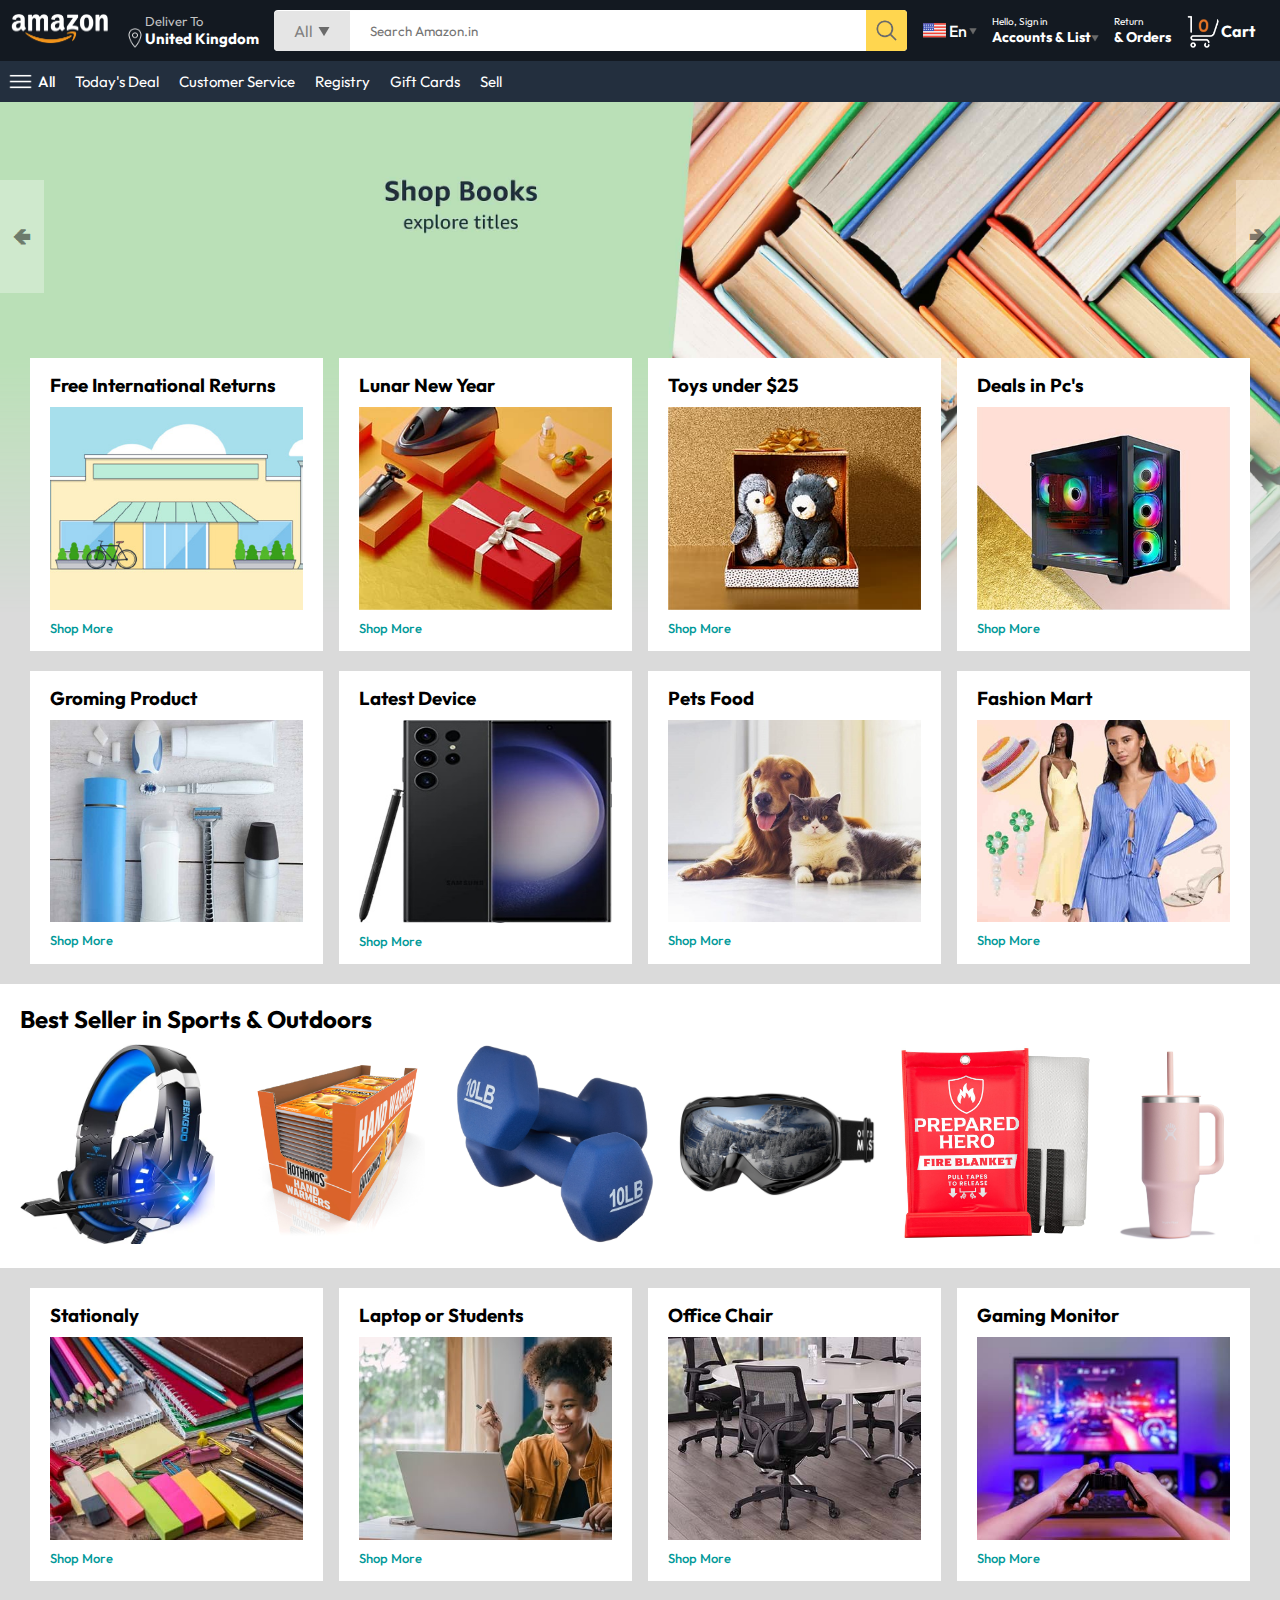
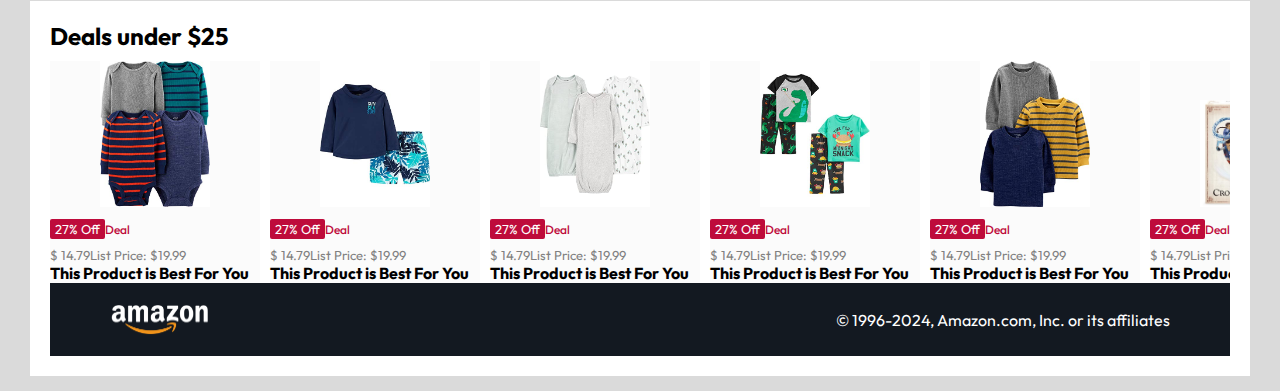
<file: index.html>
<!DOCTYPE html>
<html lang="en">

<head>
    <meta charset="UTF-8">
    <meta name="viewport" content="width=device-width, initial-scale=1.0">
    <title>Online Shopping site in India: Shop Online for Mobiles, Books, Watches, Shoes and More - Amazon.in</title>
    <link rel="stylesheet" href="/style.css">
</head>

<body>
    <nav>
        <a href="/">
            <img src="./assets/amazon_logo.png" alt="Amazone logo" width="100">
        </a>
        <div class="nav-country">
            <img src="./assets/location_icon.png" height="20" alt="location image">
            <div>
                <p>Deliver To</p>
                <h1>United Kingdom</h1>
            </div>
        </div>
        <div class="nav-search">
            <div class="nav-search-category">
                <p>All</p>
                <img src="/assets/dropdown_icon.png" alt="dropdown image" height="12">

            </div>
            <input type="text" class="nav-search-input" placeholder="Search Amazon.in">
            <img src="assets/search_icon.png" alt="seach-icon" class="nav-search-icon">
        </div>
        <div class="nav-language">
            <img src="/assets/us_flag.png" alt="" width="25px">
            <p>En</p>
            <img src="assets/dropdown_icon.png" width="8px" alt="">
        </div>
        <div class="nav-text">
            <p>Hello, Sign in </p>
            <h1>Accounts & List<img src="/assets/dropdown_icon.png" width="8px" </h1>
        </div>
        <div class="nav-text">
            <p>Return </p>
            <h1>& Orders</h1>
        </div>
        <a href="/signin.html" class="mobile-user-icon" style="display: none;">
            <img src="/assets/user.png" alt="">
        </a>
        <a href="/" class="nav-cart">
            <img src="/assets/cart_icon.png" alt="" width="35px">
            <h4>Cart</h4>
        </a>
        </div>
    </nav>
    <div class="nav-bottom">
        <div>
            <img src="/assets/menu_icon.png" width="25px" alt="">
            <p>
                All
            </p>
        </div>
        <p>Today's Deal</p>
        <p>Customer Service</p>
        <p>Registry</p>
        <p>Gift Cards</p>
        <p>Sell</p>

    </div>
    <div class="header-slider">
        <a href="#" class="Control_prev">&#129144</a>
        <a href="#" class="Control_next">&#129146</a>
        <ul>
            <img src="/assets/header1.jpg" class="header-img" alt="">
            <img src="/assets/header2.jpg" class="header-img" alt="">
            <img src="/assets/header3.jpg" class="header-img" alt="">
            <img src="/assets/header4.jpg" class="header-img" alt="">
            <img src="/assets/header5.jpg" class="header-img" alt="">
            <img src="/assets/header6.jpg" class="header-img" alt="">

        </ul>
    </div>
    <div class="box-row header-box">
        <div class="box-col">
            <h3>Free International Returns</h3>
            <img src="/assets/box1-1.jpg" alt="">
            <a href="">Shop More</a>
        </div>
        <div class="box-col">
            <h3>Lunar New Year</h3>
            <img src="/assets/box1-2.jpg" alt="">
            <a href="">Shop More</a>
        </div>
        <div class="box-col">
            <h3>Toys under $25</h3>
            <img src="/assets/box1-3.jpg" alt="">
            <a href="">Shop More</a>
        </div>
        <div class="box-col">
            <h3>Deals in Pc's</h3>
            <img src="/assets/box1-4.jpg" alt="">
            <a href="">Shop More</a>
        </div>
    </div>
    <div class="box-row ">
        <div class="box-col">
            <h3>Groming Product</h3>
            <img src="/assets/box2-1.jpg" alt="">
            <a href="">Shop More</a>
        </div>
        <div class="box-col">
            <h3>Latest Device</h3>
            <img src="/assets/box2-2.jpg" alt="">
            <a href="">Shop More</a>
        </div>
        <div class="box-col">
            <h3>Pets Food</h3>
            <img src="/assets/box2-3.jpg" alt="">
            <a href="">Shop More</a>
        </div>
        <div class="box-col">
            <h3>Fashion Mart</h3>
            <img src="/assets/box2-4.jpg" alt="">
            <a href="">Shop More</a>
        </div>
    </div>
    <div class="product-slider">
        <h2>Best Seller in Sports & Outdoors</h2>
        <div class="products">
            <a href="product/product.html"> <img src="/assets/product_img.jpg" alt=""></a>
            <img src="/assets/product1-1.jpg" alt="">
            <img src="/assets/product1-2.jpg" alt="">
            <img src="/assets/product1-3.jpg" alt="">
            <img src="/assets/product1-4.jpg" alt="">
            <img src="/assets/product1-5.jpg" alt="">
            <img src="/assets/product1-6.jpg" alt="">
            <img src="/assets/product1-7.jpg" alt="">
            <img src="/assets/product1-8.jpg" alt="">
            <img src="/assets/product1-9.jpg" alt="">
            <img src="/assets/product1-10.jpg" alt="">
        </div>
    </div>
    <div class="box-row ">
        <div class="box-col">
            <h3>Stationaly</h3>
            <img src="/assets/box3-1.jpg" alt="">
            <a href="">Shop More</a>
        </div>
        <div class="box-col">
            <h3>Laptop or Students</h3>
            <img src="/assets/box3-2.jpg" alt="">
            <a href="">Shop More</a>
        </div>
        <div class="box-col">
            <h3>Office Chair</h3>
            <img src="/assets/box3-3.jpg" alt="">
            <a href="">Shop More</a>
        </div>
        <div class="box-col">
            <h3>Gaming Monitor</h3>
            <img src="/assets/box3-4.jpg" alt="">
            <a href="">Shop More</a>
        </div>
    </div>
    <div class="product-slider-with-price">
        <h2>Deals under $25</h2>
        <div class="products">
            <div class="products-card">
                <div class="product-img-container">
                    <img src="assets/product2-1.jpg" alt="">

                </div>
                <div class="product-offer">
                    <p>27% Off</p><span>Deal</span>
                </div>
                <p class="product-price">
                    $ <Span>14.79</Span>List Price: $19.99
                </p>
                <h4>This Product is Best For You</h4>
            </div>
            <div class="products-card">
                <div class="product-img-container">
                    <img src="assets/product2-2.jpg" alt="">

                </div>
                <div class="product-offer">
                    <p>27% Off</p><span>Deal</span>
                </div>
                <p class="product-price">
                    $ <Span>14.79</Span>List Price: $19.99
                </p>
                <h4>This Product is Best For You</h4>
            </div>
            <div class="products-card">
                <div class="product-img-container">
                    <img src="assets/product2-3.jpg" alt="">

                </div>
                <div class="product-offer">
                    <p>27% Off</p><span>Deal</span>
                </div>
                <p class="product-price">
                    $ <Span>14.79</Span>List Price: $19.99
                </p>
                <h4>This Product is Best For You</h4>
            </div>
            <div class="products-card">
                <div class="product-img-container">
                    <img src="assets/product2-4.jpg" alt="">

                </div>
                <div class="product-offer">
                    <p>27% Off</p><span>Deal</span>
                </div>
                <p class="product-price">
                    $ <Span>14.79</Span>List Price: $19.99
                </p>
                <h4>This Product is Best For You</h4>
            </div>
            <div class="products-card">
                <div class="product-img-container">
                    <img src="assets/product2-5.jpg" alt="">

                </div>
                <div class="product-offer">
                    <p>27% Off</p><span>Deal</span>
                </div>
                <p class="product-price">
                    $ <Span>14.79</Span>List Price: $19.99
                </p>
                <h4>This Product is Best For You</h4>
            </div>
            <div class="products-card">
                <div class="product-img-container">
                    <img src="assets/product2-6.jpg" alt="">

                </div>
                <div class="product-offer">
                    <p>27% Off</p><span>Deal</span>
                </div>
                <p class="product-price">
                    $ <Span>14.79</Span>List Price: $19.99
                </p>
                <h4>This Product is Best For You</h4>
            </div>
            <div class="products-card">
                <div class="product-img-container">
                    <img src="assets/product2-7.jpg" alt="">

                </div>
                <div class="product-offer">
                    <p>27% Off</p><span>Deal</span>
                </div>
                <p class="product-price">
                    $ <Span>14.79</Span>List Price: $19.99
                </p>
                <h4>This Product is Best For You</h4>
            </div>
            <div class="products-card">
                <div class="product-img-container">
                    <img src="assets/product2-8.jpg" alt="">

                </div>
                <div class="product-offer">
                    <p>27% Off</p><span>Deal</span>
                </div>
                <p class="product-price">
                    $ <Span>14.79</Span>List Price: $19.99
                </p>
                <h4>This Product is Best For You</h4>
            </div>
            <div class="products-card">
                <div class="product-img-container">
                    <img src="assets/product2-9.jpg" alt="">

                </div>
                <div class="product-offer">
                    <p>27% Off</p><span>Deal</span>
                </div>
                <p class="product-price">
                    $ <Span>14.79</Span>List Price: $19.99
                </p>
                <h4>This Product is Best For You</h4>
            </div>
            <div class="products-card">
                <div class="product-img-container">
                    <img src="assets/product2-10.jpg" alt="">

                </div>
                <div class="product-offer">
                    <p>27% Off</p><span>Deal</span>
                </div>
                <p class="product-price">
                    $ <Span>14.79</Span>List Price: $19.99
                </p>
                <h4>This Product is Best For You</h4>
            </div>
            <div class="products-card">
                <div class="product-img-container">
                    <img src="assets/product2-11.jpg" alt="">

                </div>
                <div class="product-offer">
                    <p>27% Off</p><span>Deal</span>
                </div>
                <p class="product-price">
                    $ <Span>14.79</Span>List Price: $19.99
                </p>
                <h4>This Product is Best For You</h4>
            </div>
            <div class="products-card">
                <div class="product-img-container">
                    <img src="assets/product2-12.jpg" alt="">

                </div>
                <div class="product-offer">
                    <p>27% Off</p><span>Deal</span>
                </div>
                <p class="product-price">
                    $ <Span>14.79</Span>List Price: $19.99
                </p>
                <h4>This Product is Best For You</h4>
            </div>
        </div>
        <footer>
            <img src="/assets/amazon_logo.png" width="100" alt="">
            <p>&copy 1996-2024, Amazon.com, Inc. or its affiliates</p>
        </footer>


        <script src="product/script.js"></script>
</body>

</html>
</file>
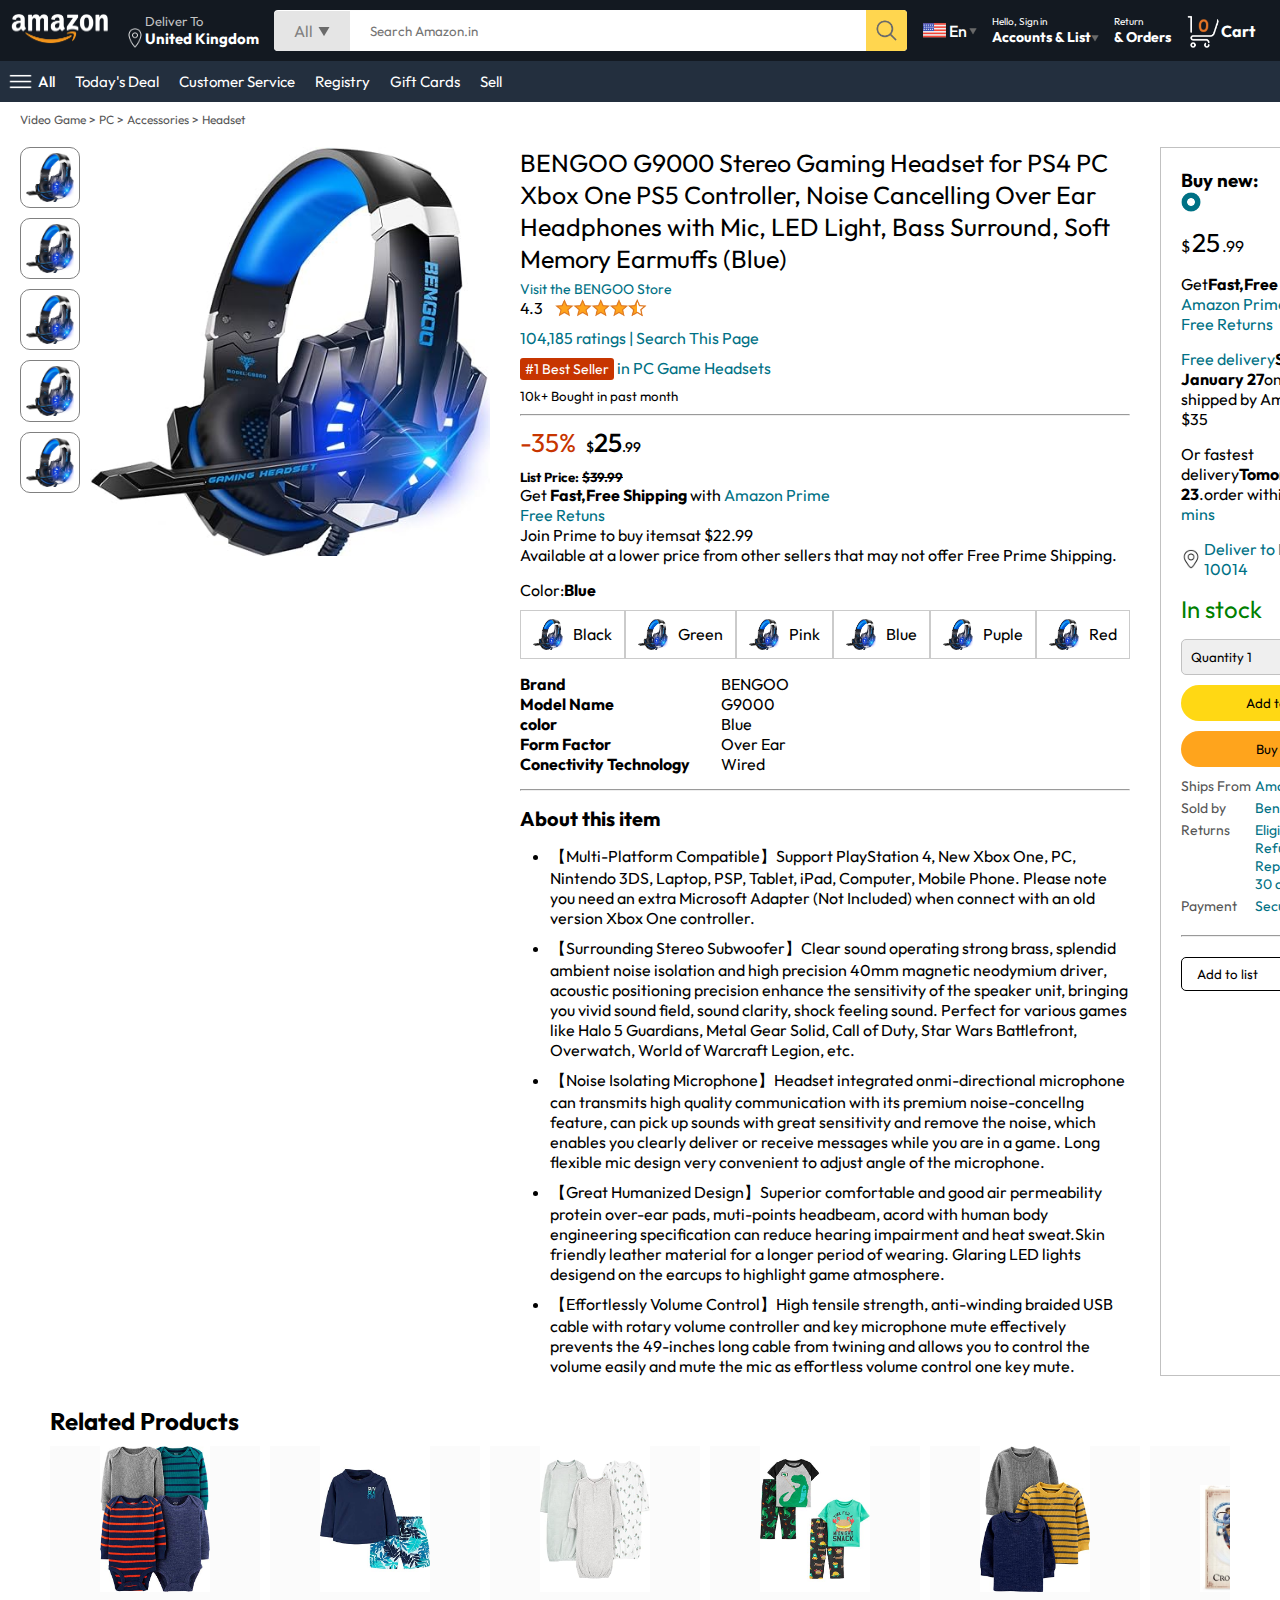
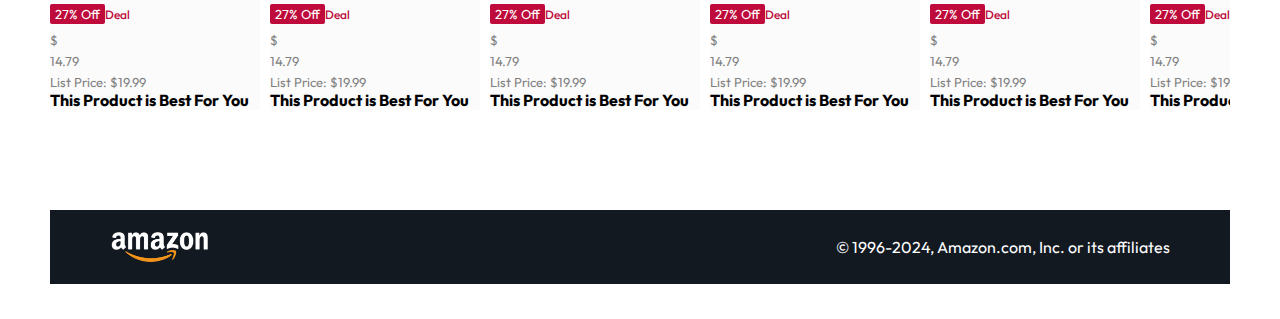
<file: product.html>
<!DOCTYPE html>
<html lang="en">
<head>
    <meta charset="UTF-8">
    <meta name="viewport" content="width=device-width, initial-scale=1.0">
    <title>Product Page</title>
    <link rel="stylesheet " href="style.css">
    <link rel="stylesheet " href="product.css">
</head>
<body>
        <nav>
        <a href="/">
            <img src="./assets/amazon_logo.png" alt="Amazone logo" width="100">
        </a>
        <div class="nav-country">
            <img src="./assets/location_icon.png" height="20" alt="location image">
            <div>
                <p>Deliver To</p>
                <h1>United Kingdom</h1>
            </div>
        </div>
        <div class="nav-search">
            <div class="nav-search-category">
                <p>All</p>
                <img src="/assets/dropdown_icon.png" alt="dropdown image" height="12">

            </div>
            <input type="text" class="nav-search-input" placeholder="Search Amazon.in">
            <img src="assets/search_icon.png" alt="seach-icon" class="nav-search-icon">
        </div>
        <div class="nav-language">
            <img src="/assets/us_flag.png" alt="" width="25px">
            <p>En</p>
            <img src="assets/dropdown_icon.png" width="8px" alt="">
        </div>
        <div class="nav-text">
            <p>Hello, Sign in </p>
            <h1>Accounts & List<img src="/assets/dropdown_icon.png" width="8px" </h1>
        </div>
        <div class="nav-text">
            <p>Return </p>
            <h1>& Orders</h1>
        </div>
          <a href="/signin.html" class="mobile-user-icon" style="display: none;">
            <img src="/assets/user.png" alt="">
        </a>
        <a href="/" class="nav-cart">
            <img src="/assets/cart_icon.png" alt="" width="35px">
            <h4>Cart</h4>
        </a>
        </div>
    </nav>
    <div class="nav-bottom">
        <div>
            <img src="/assets/menu_icon.png" width="25px" alt="">
            <p>
                All
            </p>
        </div>
        <p>Today's Deal</p>
        <p>Customer Service</p>
        <p>Registry</p>
        <p>Gift Cards</p>
        <p>Sell</p>

    </div>
    <p class="breadcrums">Video Game > PC > Accessories > Headset </p>
    <div class="product-display">
        <div class="product-d-image">
            <div class="product-icons">
                <img src="/assets/product_img.jpg" alt="" width="60">
                <img src="/assets/product_img.jpg" alt="" width="60">
                <img src="/assets/product_img.jpg" alt="" width="60">
                <img src="/assets/product_img.jpg" alt="" width="60">
                <img src="/assets/product_img.jpg" alt="" width="60">
            </div>
            <div class="product-main-image">
                <img src="/assets/product_img.jpg" alt="" width="400">
            </div>
        </div>
        <div class="product-d-details">
            <p class="product-title">
                  BENGOO G9000 Stereo Gaming Headset for PS4 PC Xbox One PS5 Controller, Noise Cancelling Over Ear Headphones with Mic, LED Light, Bass Surround, Soft Memory Earmuffs (Blue)
            </p>
            <p class="brand-store">Visit the BENGOO Store</p>
            <div class="product-rating">
                <div>
                    <div>4.3 <img src="assets/rating_img.png" height="20px" alt=""></div>
                </div>
                <p>104,185 ratings | Search This Page</p>
            
            <p><span>#1 Best Seller</span> in PC Game  Headsets</p>
            <h5>10k+ Bought in past month</h5>
            <hr>
            </div>
            <div class="product-d-price">
                <div>
                   <p>-35%</p> 
                   <h1>$<span>25</span>.99</h1>
                </div>
                <h5>List Price: <span>$39.99</span></h5>
                <p>Get <b>Fast,Free Shipping</b> with <span>Amazon Prime</span></p>
                <p><span>Free Retuns</span></p>
                <p>Join Prime to buy itemsat $22.99</p>
                <p>Available at a lower price from other sellers that may not 
                    offer Free Prime Shipping.
                </p>
            </div>
            <div class="product-color-selection">
                <p>Color:<b>Blue</b></p>
                <div class="product-color-options">
                    <div class="option">
                        <img src="assets/product_img.jpg" width="30px" alt="">
                        <p>Black</p>
                    </div>
                    <div class="option">
                        <img src="assets/product_img.jpg" width="30px" alt="">
                        <p>Green</p>
                    </div>
                    <div class="option">
                        <img src="assets/product_img.jpg" width="30px" alt="">
                        <p>Pink</p>
                    </div>
                    <div class="option">
                        <img src="assets/product_img.jpg" width="30px" alt="">
                        <p>Blue</p>
                    </div>
                    <div class="option">
                        <img src="assets/product_img.jpg" width="30px" alt="">
                        <p>Puple</p>
                    </div>
                    <div class="option">
                        <img src="assets/product_img.jpg" width="30px" alt="">
                        <p>Red</p>
                    </div>

                </div>
            </div>
            <div class="product-info">
                <p><b>Brand</b></p><p>BENGOO</p>
                <p><b>Model Name</b></p><p>G9000</p>
                <p><b>color</b></p><p>Blue</p>
                <p><b>Form Factor</b></p><p>Over Ear</p>
                <p><b>Conectivity Technology</b></p><p>Wired</p>
 
            </div>
            <hr>
            <div class="product-description">
                <h1>
                    About this item
                </h1>
                <ul>
                    <li>【Multi-Platform Compatible】Support PlayStation 4, New Xbox One, PC, Nintendo 3DS, Laptop, PSP, Tablet, iPad, Computer, Mobile Phone. Please note you need an extra Microsoft Adapter (Not Included) when connect with an old version Xbox One controller.</li>
<li>【Surrounding Stereo Subwoofer】Clear sound operating strong brass, splendid ambient noise isolation and high precision 40mm magnetic neodymium driver, acoustic positioning precision enhance the sensitivity of the speaker unit, bringing you vivid sound field, sound clarity, shock feeling sound. Perfect for various games like Halo 5 Guardians, Metal Gear Solid, Call of Duty, Star Wars Battlefront, Overwatch, World of Warcraft Legion, etc.</li>
<li>【Noise Isolating Microphone】Headset integrated onmi-directional microphone can transmits high quality communication with its premium noise-concellng feature, can pick up sounds with great sensitivity and remove the noise, which enables you clearly deliver or receive messages while you are in a game. Long flexible mic design very convenient to adjust angle of the microphone.</li>
<li>【Great Humanized Design】Superior comfortable and good air permeability protein over-ear pads, muti-points headbeam, acord with human body engineering specification can reduce hearing impairment and heat sweat.Skin friendly leather material for a longer period of wearing. Glaring LED lights desigend on the earcups to highlight game atmosphere.</li>
<li>【Effortlessly Volume Control】High tensile strength, anti-winding braided USB cable with rotary volume controller and key microphone mute effectively prevents the 49-inches long cable from twining and allows you to control the volume easily and mute the mic as effortless volume control one key mute.</li>
                </ul>
            </div>
        </div>
        <div class="product-d-purchase">
            <div class="title">
                <h3>Buy new:</h3><img src="assets/circle_icon.png" alt="" width="20px">
            </div>
            <h1 class="price">$<span>25</span>.99</h1>
            <div class="gap">
                <p>Get<b>Fast,Free Shipping</b> with <span>Amazon Prime </span></p>
                <p><span>Free Returns</span></p>
            </div>
             <div class="gap">
                <p><span>Free delivery</span><b>Saturday</b>,</p>
                <p><b>January 27</b>on orders shipped by Amazon over $35</p>
            </div>
            <div class="gap">
                <p>Or fastest delivery<b>Tomorrow</b>,<b>January 23</b>.order within <span>10 hrs 56 mins</span></p>
                </div>
                <div class="delivery-location">
<img src="/assets/location_icon_dark.png" alt="" width="20px">
<p><span>Deliver to New York 10014</span></p>
                </div>
                <h2 class="product-stock">In stock</h2>
                <select class="product-quantity">
                    <option value="1">Quantity 1</option>
                    <option value="2">Quantity 2</option>
                    <option value="3">Quantity 3</option>
                    <option value="4">Quantity 4</option>
                    <option value="5">Quantity 5</option>
                    <option value="6">Quantity 6</option>
                    <option value="7">Quantity 7</option>
                    <option value="8">Quantity 8</option>
                    <option value="9">Quantity 9</option>
                 <option value="10">  Quantity 10</option>
                </select>
                <button class="btn">Add to Cart</button>
     
                <button class="btn product-buy">Buy Now</button>
        <div class="product-seller-info">
            <p>Ships From</p><p><span>Amazon</span></p>
            <p>Sold by</p><p><span>Bengoo Inc</span></p>
            <p>Returns </p><p><span>Eligible for Return, Refund or Replacement within 30 days of receipt</span></p>
            <p>Payment</p><p><span>Secure Transaction</span></p>
        </div>
        <hr>
        <button class="product-add-list">Add to list</button>
                
            </div>
    </div>
     <div class="product-slider-with-price">
        <h2>Related Products</h2>
        <div class="products">
            <div class="products-card">
                <div class="product-img-container">
                    <img src="assets/product2-1.jpg" alt="">

                </div>
                <div class="product-offer">
                    <p>27% Off</p><span>Deal</span>
                </div>
                <p class="product-price">
                    $ <Span>14.79</Span>List Price: $19.99
                </p>
                <h4>This Product is Best For You</h4>
            </div>
            <div class="products-card">
                <div class="product-img-container">
                    <img src="assets/product2-2.jpg" alt="">

                </div>
                <div class="product-offer">
                    <p>27% Off</p><span>Deal</span>
                </div>
                <p class="product-price">
                    $ <Span>14.79</Span>List Price: $19.99
                </p>
                <h4>This Product is Best For You</h4>
            </div>
            <div class="products-card">
                <div class="product-img-container">
                    <img src="assets/product2-3.jpg" alt="">

                </div>
                <div class="product-offer">
                    <p>27% Off</p><span>Deal</span>
                </div>
                <p class="product-price">
                    $ <Span>14.79</Span>List Price: $19.99
                </p>
                <h4>This Product is Best For You</h4>
            </div>
            <div class="products-card">
                <div class="product-img-container">
                    <img src="assets/product2-4.jpg" alt="">

                </div>
                <div class="product-offer">
                    <p>27% Off</p><span>Deal</span>
                </div>
                <p class="product-price">
                    $ <Span>14.79</Span>List Price: $19.99
                </p>
                <h4>This Product is Best For You</h4>
            </div>
            <div class="products-card">
                <div class="product-img-container">
                    <img src="assets/product2-5.jpg" alt="">

                </div>
                <div class="product-offer">
                    <p>27% Off</p><span>Deal</span>
                </div>
                <p class="product-price">
                    $ <Span>14.79</Span>List Price: $19.99
                </p>
                <h4>This Product is Best For You</h4>
            </div>
            <div class="products-card">
                <div class="product-img-container">
                    <img src="assets/product2-6.jpg" alt="">

                </div>
                <div class="product-offer">
                    <p>27% Off</p><span>Deal</span>
                </div>
                <p class="product-price">
                    $ <Span>14.79</Span>List Price: $19.99
                </p>
                <h4>This Product is Best For You</h4>
            </div>
            <div class="products-card">
                <div class="product-img-container">
                    <img src="assets/product2-7.jpg" alt="">

                </div>
                <div class="product-offer">
                    <p>27% Off</p><span>Deal</span>
                </div>
                <p class="product-price">
                    $ <Span>14.79</Span>List Price: $19.99
                </p>
                <h4>This Product is Best For You</h4>
            </div>
            <div class="products-card">
                <div class="product-img-container">
                    <img src="assets/product2-8.jpg" alt="">

                </div>
                <div class="product-offer">
                    <p>27% Off</p><span>Deal</span>
                </div>
                <p class="product-price">
                    $ <Span>14.79</Span>List Price: $19.99
                </p>
                <h4>This Product is Best For You</h4>
            </div>
            <div class="products-card">
                <div class="product-img-container">
                    <img src="assets/product2-9.jpg" alt="">

                </div>
                <div class="product-offer">
                    <p>27% Off</p><span>Deal</span>
                </div>
                <p class="product-price">
                    $ <Span>14.79</Span>List Price: $19.99
                </p>
                <h4>This Product is Best For You</h4>
            </div>
            <div class="products-card">
                <div class="product-img-container">
                    <img src="assets/product2-10.jpg" alt="">

                </div>
                <div class="product-offer">
                    <p>27% Off</p><span>Deal</span>
                </div>
                <p class="product-price">
                    $ <Span>14.79</Span>List Price: $19.99
                </p>
                <h4>This Product is Best For You</h4>
            </div>
            <div class="products-card">
                <div class="product-img-container">
                    <img src="assets/product2-11.jpg" alt="">

                </div>
                <div class="product-offer">
                    <p>27% Off</p><span>Deal</span>
                </div>
                <p class="product-price">
                    $ <Span>14.79</Span>List Price: $19.99
                </p>
                <h4>This Product is Best For You</h4>
            </div>
            <div class="products-card">
                <div class="product-img-container">
                    <img src="assets/product2-12.jpg" alt="">

                </div>
                <div class="product-offer">
                    <p>27% Off</p><span>Deal</span>
                </div>
                <p class="product-price">
                    $ <Span>14.79</Span>List Price: $19.99
                </p>
                <h4>This Product is Best For You</h4>
            </div>
        </div>
         <footer class="product-footer">
             <img src="/assets/amazon_logo.png" width="100" alt="">
            <p>&copy 1996-2024, Amazon.com, Inc. or its affiliates</p>
        </footer>

        <script>
            const scrollContainer=document.querySelectorAll('.products');
            for(const item of scrollContainer ){
            item.addEventListener('wheel', (evt) => {
            evt.preventDefault();
           item.scrollLeft += evt.deltaY;
           });
        }
        </script>
</body>
</html>
</file>
<file: style.css>
@import url('https://fonts.googleapis.com/css2?family=Outfit:wght@400;500;600;700;800&family=Poppins:wght@200;300;400;500;600;700&display=swap');

*{
    margin: 0;
    padding: 0;
   box-sizing: border-box;
   font-family: Outfit;
}
body{
    background : #dadada;

}
a{
    text-decoration: none;
    color : inherit;

}
nav{
    display: flex;
    align-items: center;
    justify-content: space-between;
    background : #131921;
    padding: 10px;
    color: #fff;
}
.nav-country{
    display: flex;
    align-items: end;
    margin-left: 15px;
    font-size: 13px;
    color: #c4c4c4;
}
.nav-country h1{
    color: #fff;
    font-size: 15px;
}
.nav-search{
    flex: 1;
    display: flex;
    align-items: center;
    background: #fff;
    color: gray;
    max-width: 1000px;
    border-radius: 4px;
    margin-left: 15px;
}
.nav-search-category{
    display: flex;
    align-items: center;
    padding: 10px 20px;
    gap: 5px;
    background: #e5e5e5;
    border-radius: 4px 0 0 4px;

}
.nav-search-input{
    border: none;
    outline: none;
    padding-left:20px ;
    width: 100%;

}
.nav-search-icon{
    max-width: 41px;
    padding: 8px;
    background: #ffd64f;
    border-radius: 0 4px 4px 0;
}
.nav-language{
    display: flex;
    align-items: center;
    gap: 2px;
    font-weight: 500;
    margin-left: 15px;
}
.nav-text{
    margin-left: 15px;

}
.nav-text p{
    font-size: 10px;
}
.nav-text h1{
    font-size: 14px;
}
.nav-cart{
    display: flex;
    align-items: center;
    
    margin : 0   15px;
}
.nav-bottom{
    display: flex;
    align-items: center;
    gap: 20px;
    padding: 8px;
    background: #232f3e;
    color: #fff;
    font-size: 15px;
}
.nav-bottom div{
    display: flex;
    align-items: center;
    gap:5px;
    font-weight: 500;
}
.header-slider ul{
    display: flex;
    overflow-y: hidden;

}
.header-img{
    width: 100%;
  mask-image: linear-gradient(to bottom, #000000 50%, transparent 100%);
}
.header-slider a{
    position: absolute;
    top: 20%;
    z-index: 1;
    padding: 5vh 1vw;
    background: #ffffff4f;
    color: #0000007b;
    text-decoration: none;
    font-weight: 600;
    font-size: 18px;
    cursor: pointer;
}
.Control_next{
    right: 0;
}
.box-row{
    display: flex;
    flex-wrap: wrap;
    row-gap: 20px;
    justify-content: space-between;
    margin: 20px 30px;

}
.box-col{
    display: flex;
    flex-direction: column;
    gap: 10px;
    padding: 15px 20px;
    background: #FFF;
    max-width: 24%;
    min-height: 200px;
    z-index: 1;
}
.box-col a{
    font-size: 13px;
    color: #009999;
    font-weight: 500;
}
.header-box{
    margin-top: -20vw;
}
.product-slider{
    background: #fff;
    margin: 0 30 px;
    padding: 20px;
    margin-bottom: 15px;

}
.product-slider .products{
  display: flex;
  overflow-x: auto;
  gap: 20px;
  margin-top: 10px;

}
.product-slider .products img{
    max-width: 200px;
    max-height: 200px;
}
.product-slider .products::-webkit-scrollbar{
    display: none;
}
.product-slider-with-price{
    background : #FFF;
    margin: 0 30px;
    padding: 20px;
    margin-bottom: 15px;
}
.product-slider-with-price .products{
    display: flex;
    overflow-x: auto;
    gap: 10px;
    margin-top: 10px;

}
.product-slider-with-price .products::-webkit-scrollbar{
    display: none;
}
.products-card{
    display: flex;
    flex-direction: column;
    justify-content: end;
    min-width: 210px;
    background: #fbfbfb;
}
.products-card img{
width: 110px;
margin: 0 50px;
}
.product-offer p{
    background: #be0b3b;
    color: #fff;
    display: inline-block;
    padding: 2px 5px;
    border-radius: 2px;
    margin: 8px 0;
    font-size: 13px;
}
.product-offer span{
    color:#be0b3b;
    font-weight: 500;
    font-size: 12px;
}
.product-price{
    color: gray;
    font-size: 13px;

}
.product-card h4{
    color: #525252;

}
footer{
    display: flex;
    justify-content: space-between;
    align-items: center;
    color: #fff;
    background: #131921;
    padding: 20px 60px;
}
@media only screen and (max-width : 900px){
    nav{
        flex-wrap: wrap;
    }
    .nav-search{
        order: 7;
        margin: 15px 0 5px;
        min-width: 300px;
    }
    .box-col{
        max-width: 48%;

    }
    

}
@media only screen and (max-width : 600px){
    .nav-country{
        display: none;
    }
    .nav-language{
        display: none;
    }
    .nav-text{
        display: none;
    }
    .nav-bottom{
        font-size: 13px;
        gap: 10px;
        overflow-x: scroll;
    }
    .nav-bottom::-webkit-scrollbar{
        display: none;
        
    }
    .nav-bottom p{
        text-wrap: nowrap;
    }
    .mobile-user-icon{
        display: flex !important;
        flex: 1;
        justify-content: flex-end;

    }
    .mobile-user-icon img{
        width: 25px;
    }
    .nav-cart h4{
        display: none;
    }
    .nav-cart img{
        width: 25px;
    }
    .header-slider a{
        top: 24%;
        font-size: 15px;
        padding: 2vh 1vw;
    }
    .box-col{
        max-width: 100%;
        width: 100%;
    }
    footer{
        justify-content: center;
        flex-direction: column;
        font-size: 14px;
    }


}
</file>
<file: product.css>
body{
    background: #fff;
}


.breadcrums{
    padding: 10px 20px;
    font-size: 12px;
    color: #565656;
}
.product-display{
    min-height: 100%;
    padding: 10px 20px;
    display: flex;

}
.product-d-image{
    display: flex;
    gap: 10px;
}
.product-icons{
    display: flex;
    flex-direction: column;
    gap: 10px
    ;
}
.product-icons img{
    border: 1px solid gray;
    border-radius: 10px;
    padding: 5px;

}
.product-d-details{
    margin:0 30px;
}
.product-title{
    font-size: 25px;
}
.brand-store{
    margin-top: 5px;
    color: #007185;
    font-size: 14px;
}
.product-rating{
    display: flex;
    flex-direction: column;
    gap: 10px;

}
.product-rating div{
    display: flex;
    align-items: center;
    gap: 10px;
}
.product-rating p{
    color: #007185;
}
.product-rating p span{
    color: #fff;
    background: #c73500;
    padding: 2px 5px;
    border-radius: 3px;
    font-size: 14px;
}
.product-rating h5{
    font-weight: 400;
}
.product-price{
    display: flex;
    flex-direction: column;
    gap: 5px;


}
.product-d-price div{
    display: flex;
    align-items: center;
    gap: 10px;
    margin: 10px 0;
}
.product-d-price div p{
font-size: 26px;
color: #c73500;

}
.product-d-price div h1{
    font-size: 14px;
    font-weight: 500;

}
.product-d-price div h1 span{
    font-size: 26px;
    font-weight: 500;

}
.product-d-price div h5{
    font-size: 26px;
    font-weight: 500;
    
}
.product-d-price h5 span{
    text-decoration: line-through;
}
.product-d-price p span{
    color: #007185;
}
.product-color-selection{
    margin: 15px 0;
}
.product-color-options{
    display: flex;
    justify-content: space-between;
    margin-top: 10px;

}
.option{
    display: flex;
    align-items: center;
    padding: 8px 12px;
    border: 1px solid #cbcbcb;
    gap: 10px;
}
.product-info{
    display: grid;
    grid-template-columns: auto auto;
    max-width: 300px;
    margin-bottom: 15px;

}
.product-description h1{
    font-size: 20px;
    margin: 15px 0;

}
.product-description ul{
display: flex;
flex-direction: column;
gap: 10px;
margin-left: 30px;

}
.product-d-purchase{
    width: 100%;
    max-width: 280px;
    border: 1px solid #c1c1c1;
    padding: 20px;

}
.product-d-purchase title{
    display: flex;
    justify-content: space-between;
    align-items: center;
}
.product-d-purchase .price{
    font-size: 16px;
    font-weight: 400;
    margin: 10px 0;
}
.product-d-purchase .price span{
    font-size: 26px;
    padding: 2px;
}
.product-d-purchase .gap{
    margin: 15px 0;


}
.product-d-purchase p span{
    color: #007185;
}
.delivery-location{
    display: flex;
    align-items: center;
    gap: 3px;
}
.product-stock{
    margin: 15px 0;
    color: green;
    font-weight: 400;
}
.product-quantity{
    padding: 8px 5px;
    outline: none ;
    width: 100%;
    border-radius: 5px;
    background: #efefef;
    border-color: #c1c1c1;
}
.product-d-purchase .btn{
    outline: none;
    border: none;
    background: #ffd814;
    width: 100%;
    padding: 10px 0;
    margin-top: 10px;
    border-radius: 50px;
    cursor: pointer;
}
.product-d-purchase .product-buy{
    background: #ffa41c;
}
.product-seller-info{
    margin-top: 10px;
    display: grid;
    grid-template-columns: auto auto;
    gap: 4px;
    font-size: 14px;
    color: #565656;

}
.product-seller-info span{
    color: #007185;
}
.product-d-purchase hr{
    margin: 20px 0;
}
.product-add-list{
    width: 100%;
    padding: 8px 15px;
    border-radius: 5px;
    border: 1px solid #000;
    text-align: start;
    background: white;
    cursor: pointer;

}
.product-footer{
    margin-top:100px ;
}
@media only screen and (max-width:900px){
    .product-display{
        flex-wrap: wrap;
    }
    
}
@media only screen and (max-width:600px){
    .product-icons{
        display: none;
    }
    .product-main-image{
        width: 100%;
        padding: 20px;

    }
    .option{
        padding: 6px 8px;

    }
    .option p{
        display: none;
    }
    .product-d-purchase{
        max-width: 90%;
        margin: 20px auto 10px;
    }
}
</file>
